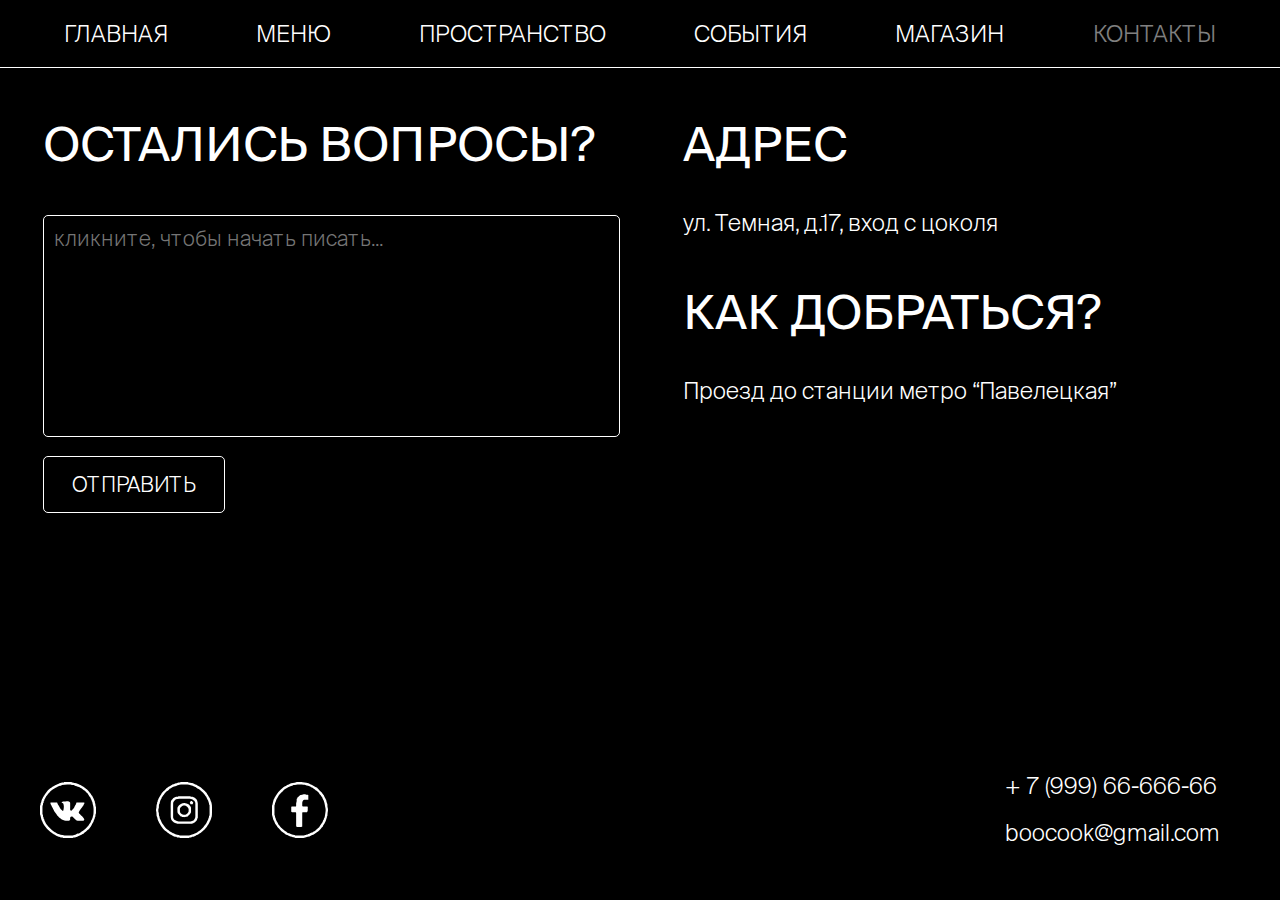
<file: contacts.html>
<!DOCTYPE html>
<html lang="en" dir="ltr">
  <head>
    <meta charset="utf-8">
    <meta name="viewport" content="width=device-width">
    <link rel="shortcut icon" href="img/favicon.ico" type="img/x-icon">

    <title></title>
    <script src="https://ajax.googleapis.com/ajax/libs/jquery/3.5.1/jquery.min.js"></script>
<link rel="stylesheet" href="style/contacts.css">
  </head>
  <style type="text/css">
  @font-face {
   font-family: light; /* Имя шрифта */
   src: url(fonts/light.ttf); /* Путь к файлу со шрифтом */
  }
  @font-face {
   font-family: regular; /* Имя шрифта */
   src: url(fonts/regular.ttf); /* Путь к файлу со шрифтом */
  }
  </style>
  <script type="text/javascript">
  $(document).ready(function() {
    $('.header_mobile').click(function(){
      $('.menu_mobile').toggleClass('grid');
      $('.header_mobile_img').toggleClass('none');
      $('.header_mobile_img2').toggleClass('block');
    });
    $('.button').click(function(){
      $('.button').addClass('white');
      $('.button').html('ОТПРАВЛЕНО');
      $('.contacts_form').val('');
    });

  });
  </script>
  <body>
    <header>
      <div class="box_1">
        <a href="index.html"><span>ГЛАВНАЯ</span></a>
        <a href="menu2.html"><span>МЕНЮ</span></a>
        <a href="levels.html"><span >ПРОСТРАНСТВО</span></a>
        <a href="events.html"><span>СОБЫТИЯ</span></a>
        <a href="shop.html"><span>МАГАЗИН</span></a>
        <a href="contacts.html"><span class="opacity">КОНТАКТЫ</span></a>
      </div>
    </header>
    <div class="headerr">
    <div class="header_mobile">
      <a href="index.html">   <div class="logo"> BOOCOOK  </div> </a>
      <img src="img/header.png" class="header_mobile_img"alt="">
      <img src="img/x2.png" class="header_mobile_img2"alt="">
    </div>
    <div class="menu_mobile">
      <a href="index.html" class="padding"><span class="menu_links">ГЛАВНАЯ</span></a>
      <a href="menu2.html" class="padding"><span class="menu_links">МЕНЮ</span></a>
      <a href="levels.html" class="padding"><span class="menu_links" >ПРОСТРАНСТВО</span></a>
      <a href="events.html" class="padding"><span class="menu_links">СОБЫТИЯ</span></a>
      <a href="shop.html" class="padding"><span class="menu_links">МАГАЗИН</span></a>
      <a href="contacts.html" class="padding"><span class="menu_links">КОНТАКТЫ</span></a>
    </div>
      </div>
      <div class="blocks">
<div class="block_left">
<p class="p_block">ОСТАЛИСЬ&nbspВОПРОСЫ?</p>
<form action="textarea1.php" method="post">
  <p><textarea rows="10" cols="45" class="contacts_form" placeholder="кликните, чтобы начать писать..."name="text"></textarea></p>
</form>
<a href="#">
<div class="button">
ОТПРАВИТЬ
</div>
</a>
</div>
<div class="block_right">
  <p class="p_block pad">АДРЕС</p>
  <p class="p_block_21 pad">ул. Темная, д.17, вход с цоколя</p>
  <p class="p_block pad">КАК ДОБРАТЬСЯ?</p>
  <p class="p_block_21 pad">Проезд до станции метро “Павелецкая” </p>
  <!-- <div class="left_2">
    <script type="text/javascript" charset="utf-8" async src="https://api-maps.yandex.ru/services/constructor/1.0/js/?um=constructor%3Ad2e6935c18d9e05be23718879a31278078d10e3bd89438213143a43d44620d01&amp;width=391&amp;height=254&amp;lang=ru_RU&amp;scroll=true"></script>
  </div> -->
</div>
</div>
      <footer>
<div class="icons_box">
  <a href="https://vk.com/hold__my_beer">
<img src="img/vk.svg" class="icons" alt=""> </a>
<a href="https://www.instagram.com/jonquiilll/?hl=ru">
<img src="img/inst.svg" class="icons" alt=""> </a>
<a href="https://www.facebook.com/profile.php?id=100054763818116">
<img src="img/fb.svg" class="icons" alt=""> </a>
</div>
<div class="contacts_text">
<p class="text_p">+ 7 (999) 66-666-66</p>
  <div class="text_p">boocook@gmail.com</div>
</div>
      </footer>
  </body>
</html>
</file>
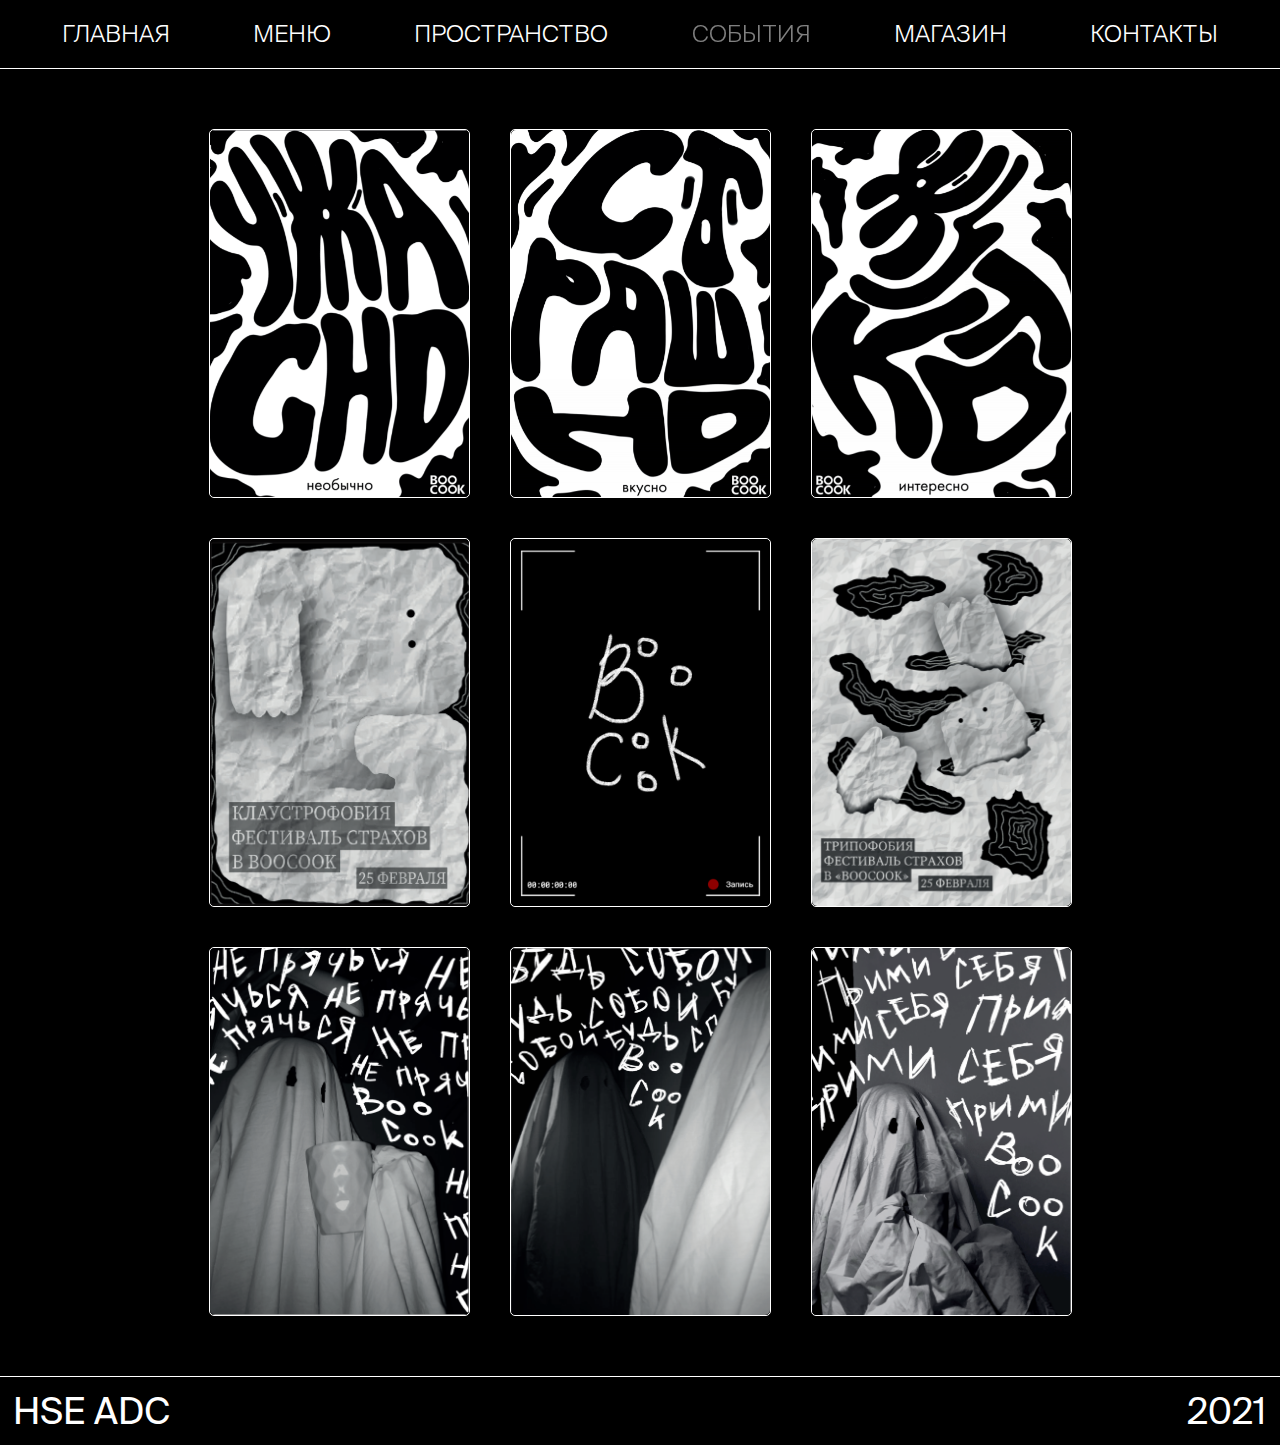
<file: events.html>
<!DOCTYPE html>
<html lang="en" dir="ltr">
  <head>
    <meta charset="utf-8">
    <meta name="viewport" content="width=device-width">
    <link rel="shortcut icon" href="img/favicon.ico" type="img/x-icon">

    <link rel="stylesheet" href="style/events.css">
    <script src="https://ajax.googleapis.com/ajax/libs/jquery/3.5.1/jquery.min.js"></script>
    <link href="https://fonts.googleapis.com/css2?family=Roboto:ital,wght@0,100;0,300;0,400;0,500;0,700;0,900;1,100;1,300;1,400;1,500;1,700;1,900&display=swap" rel="stylesheet">
    <title>События</title>
    <style media="screen">
    @font-face {
     font-family: light; /* Имя шрифта */
     src: url(fonts/light.ttf); /* Путь к файлу со шрифтом */
    }
    @font-face {
     font-family: regular; /* Имя шрифта */
     src: url(fonts/regular.ttf); /* Путь к файлу со шрифтом */
    }
    </style>
  </head>
  <body>
    <script type="text/javascript">
    $(document).ready(function() {
      $('.burger').click(function(){
            $('.menu_mini').css("display","block");
              $('.menu_mini').css("height","100%");
               $('.menu_mini').addClass('b');
            $('burger').toggleClass('x2');
            $('burger').toggleClass('x2');
      });
      $('.burger').click(function(){
        $('.burger').css("display","none");
        $('.x2').css("display","block");
      });
      $('.x2').click(function(){
        $('.x2').css("display","none");
        $('.burger').css("display","block");
      $('.menu_mini').css("display","none");
      });
      $('.box_aw1').click(function(){
      $('.box_aw1').addClass('white');
      $('.text_aw1').addClass('black');
    	$('.text_aw1').html('ВЫ ЗАПИСАНЫ!');
      });
      $('.box_aw2').click(function(){
      $('.box_aw2').addClass('white');
      $('.text_aw2').addClass('black');
    	$('.text_aw2').html('ВЫ ЗАПИСАНЫ!');
      });
      $('.box_aw3').click(function(){
      $('.box_aw3').addClass('white');
      $('.text_aw3').addClass('black');
    	$('.text_aw3').html('ВЫ ЗАПИСАНЫ!');
      });
      $('.box_aw4').click(function(){
      $('.box_aw4').addClass('white');
      $('.text_aw4').addClass('black');
    	$('.text_aw4').html('ВЫ ЗАПИСАНЫ!');
      });
      $('.box_aw5').click(function(){
      $('.box_aw5').addClass('white');
      $('.text_aw5').addClass('black');
    	$('.text_aw5').html('ВЫ ЗАПИСАНЫ!');
      });
      $('.box_aw6').click(function(){
      $('.box_aw6').addClass('white');
      $('.text_aw6').addClass('black');
    	$('.text_aw6').html('ВЫ ЗАПИСАНЫ!');
      });
      $('.box_aw7').click(function(){
      $('.box_aw7').addClass('white');
      $('.text_aw7').addClass('black');
    	$('.text_aw7').html('ВЫ ЗАПИСАНЫ!');
      });
      $('.box_aw8').click(function(){
      $('.box_aw8').addClass('white');
      $('.text_aw8').addClass('black');
    	$('.text_aw8').html('ВЫ ЗАПИСАНЫ!');
      });
      $('.box_aw9').click(function(){
      $('.box_aw9').addClass('white');
      $('.text_aw9').addClass('black');
    	$('.text_aw9').html('ВЫ ЗАПИСАНЫ!');
      });
      $('.about_box').click(function(){
      $('.about_box').addClass('white');
      $('.about_text').addClass('black');
      $('.about_text').html('ВЫ ЗАПИСАНЫ!');
      });
      $('.about_box2').click(function(){
      $('.about_box2').addClass('white');
      $('.about_text2').addClass('black');
      $('.about_text2').html('ВЫ ЗАПИСАНЫ!');
      });
      $('.about_box3').click(function(){
      $('.about_box3').addClass('white');
      $('.about_text3').addClass('black');
      $('.about_text3').html('ВЫ ЗАПИСАНЫ!');
      });
      $('.about_box4').click(function(){
      $('.about_box4').addClass('white');
      $('.about_text4').addClass('black');
      $('.about_text4').html('ВЫ ЗАПИСАНЫ!');
      });
      $('.about_box5').click(function(){
      $('.about_box5').addClass('white');
      $('.about_text5').addClass('black');
      $('.about_text5').html('ВЫ ЗАПИСАНЫ!');
      });
      $('.about_box6').click(function(){
      $('.about_box6').addClass('white');
      $('.about_text6').addClass('black');
      $('.about_text6').html('ВЫ ЗАПИСАНЫ!');
      });
      $('.about_box7').click(function(){
      $('.about_box7').addClass('white');
      $('.about_text7').addClass('black');
      $('.about_text7').html('ВЫ ЗАПИСАНЫ!');
      });
      $('.about_box8').click(function(){
      $('.about_box8').addClass('white');
      $('.about_text8').addClass('black');
      $('.about_text8').html('ВЫ ЗАПИСАНЫ!');
      });
      $('.about_box9').click(function(){
      $('.about_box9').addClass('white');
      $('.about_text9').addClass('black');
      $('.about_text9').html('ВЫ ЗАПИСАНЫ!');
      });
      $('.header_mobile').click(function(){
      // $('.burger').css("display","none");
        $('.menu_mobile').toggleClass('grid');
        $('.header_mobile_img').toggleClass('none');
        $('.header_mobile_img2').toggleClass('block');
      });
    });
    </script>

    <header class="head">
    <div class="box_1">
      <a href="index.html"><span>ГЛАВНАЯ</span></a>
      <a href="menu2.html"><span>МЕНЮ</span></a>
      <a href="levels.html"><span >ПРОСТРАНСТВО</span></a>
      <a href="events.html"><span class="opacity">СОБЫТИЯ</span></a>
      <a href="shop.html"><span>МАГАЗИН</span></a>
      <a href="contacts.html"><span>КОНТАКТЫ</span></a>
    </div>

      </header>
      <div class="headerr">


      <div class="header_mobile">
        <a href="index.html">   <div class="logo"> BOOCOOK  </div> </a>

        <img src="img/header.png" class="header_mobile_img"alt="">
        <img src="img/x2.png" class="header_mobile_img2"alt="">
      </div>
      <div class="menu_mobile">
        <a href="index.html" class="padding"><span class="menu_links">ГЛАВНАЯ</span></a>
        <a href="menu2.html" class="padding"><span class="menu_links">МЕНЮ</span></a>
        <a href="levels.html" class="padding"><span class="menu_links" >ПРОСТРАНСТВО</span></a>
        <a href="events.html" class="padding"><span class="menu_links">СОБЫТИЯ</span></a>
        <a href="shop.html" class="padding"><span class="menu_links">МАГАЗИН</span></a>
        <a href="contacts.html" class="padding"><span class="menu_links">КОНТАКТЫ</span></a>
      </div>
        </div>
      <div class="container_events">
        <div class="eveeent">
        <img src="img/poster2.png" />
        <p class="text_event">
          Мастер-класс по&nbspиндентификации внутренних страхов. С&nbspучастием психологов и&nbspпсихотерапевтов с&nbspбольшим стажем.
        </p>
        <p class="date">08.12 в 21:00</p>
        <div class="about_box">
      <p class="about_text">ЗАПИСАТЬСЯ</p>
        </div>

        </div>
        <div class="text_event2">
        Мастер-класс по&nbspиндентификации внутренних страхов, на котором выступают знаменитые спикеры.
          <p class="date_event">24.06</p>

        </div>
        <div class="box_aw1">
       <div class="text_aw1">
       ЗАПИСАТЬСЯ
       </div>
        </div>

        <div class="eveeent">
        <img src="img/poster1.png" />
        <p class="text_event">
        В этот день будет проводится фестиваль по&nbspборьбе со&nbspстрахом клаустрофобии.
        </p>
        <p class="date">12.06 в 21:00</p>
        <div class="about_box2">
      <p class="about_text2">ЗАПИСАТЬСЯ</p>
        </div>

        </div>
        <div class="text_event2">
          В этот день будет проводится фестиваль по&nbspборьбе со&nbspстрахом клаустрофобии.

        <p class="date_event">12.06.2021</p>
        </div>
        <div class="box_aw2">
       <div class="text_aw2">
       ЗАПИСАТЬСЯ
       </div>
        </div>
        <div class="eveeent">
        <img src="img/poster3.png" />
        <p class="text_event">
          Интерактивная выставка арт-&nbspпространства, посвященная этимологии страха и его истории.

        </p>
        <p class="date">24.06. в 19:00</p>
        <div class="about_box3">
      <p class="about_text3">ЗАПИСАТЬСЯ</p>
        </div>
        </div>
        <div class="text_event2">
          Интерактивная выставка арт-&nbspпространства, посвященная этимологии страха и его истории.

          <p class="date_event">12.06.2021</p>
        </div>
        <div class="box_aw3">
       <div class="text_aw3">
       ЗАПИСАТЬСЯ
       </div>
        </div>
        <div class="eveeent">
        <img src="img/poster4.png" />
        <p class="text_event">
        Концерт призрачной панк группы "BooBand". Планируется эксклюзивная серия мерча.
        </p>
        <p class="date">08.12.21 в 21:00</p>
        <div class="about_box4">
      <p class="about_text4">ЗАПИСАТЬСЯ</p>
        </div>
        </div>
        <div class="text_event2">
          Концерт призрачной панк группы "BooBand". Планируется эксклюзивная серия мерча.
          <p class="date_event">12.06.2021</p>
        </div>
        <div class="box_aw4">
       <div class="text_aw4">
       ЗАПИСАТЬСЯ
       </div>
        </div>
        <div class="eveeent">
        <img src="img/poster6.png" />
        <p class="text_event">
        Веб-плакат кофейни, позволяющий посетителю познакомиться с окружением и изучить его.
        </p>
        <a href="https://jonquiiillll.github.io/Boo_Cook/">  <div class="about_box5">
      <p class="about_text5">ПОДРОБНЕЕ</p>
        </div></a>
        </div>
        <div class="text_event2">
        Веб-плакат кофейни, позволяющий посетителю познакомиться с окружением и изучить его.
        <p class="date_event">12.06.2021</p>

        </div>
        <div class="box_aw5">
          <a href="https://jonquiiillll.github.io/Boo_Cook/">
       <div class="text_aw5">
       ПОДРОБНЕЕ
       </div></a>
        </div>
        <div class="eveeent">
        <img src="img/poster5.png" />
        <p class="text_event">
        Дегустация новых блюд в&nbspкофейне. Индивидуальный подбор страха на любой вкус.
        </p>
        <p class="date">08.12.21 в 21:00</p>
        <div class="about_box6">
      <p class="about_text6">ЗАПИСАТЬСЯ</p>
        </div>
        </div>
        <div class="text_event2">
          Дегустация новых блюд в&nbspкофейне. Индивидуальный подбор страха на любой вкус.
          <p class="date_event">12.06.2021</p>

        </div>
        <div class="box_aw6">
       <div class="text_aw6">
       ЗАПИСАТЬСЯ
       </div>
        </div>
        <div class="eveeent">
        <img src="img/poster7.png" />
        <p class="text_event">
       Лекция, посвященная борьбе со страхом толпы и&nbspвыступлений. Планируются практические задания для&nbspзакрепления теории.
        </p>
        <p class="date">08.12.21 в 21:00</p>
        <div class="about_box7">
      <p class="about_text7">ЗАПИСАТЬСЯ</p>
        </div>
        </div>
        <div class="text_event2">
          Лекция, посвященная борьбе со страхом толпы и&nbspвыступлений. Планируются практические задания для&nbspзакрепления теории.
          <p class="date_event">12.06.2021</p>
        </div>
        <div class="box_aw7">
       <div class="text_aw7">
       ЗАПИСАТЬСЯ
       </div>
        </div>
        <div class="eveeent">
        <img src="img/poster8.png" />
        <p class="text_event">
          Будет проведена арт-&nbspпрактика, основаная на&nbspметоде интуитивного рисования для&nbspиндентификации внутренних страхов.

        </p>
        <p class="date">08.12.21 в 21:00</p>
        <div class="about_box8">
      <p class="about_text8">ЗАПИСАТЬСЯ</p>
        </div>
        </div>
        <div class="text_event2">
        Будет проведена арт-&nbspпрактика, основаная на&nbspметоде интуитивного рисования для&nbspиндентификации внутренних страхов.
        <p class="date_event">12.06.2021</p>
        </div>
        <div class="box_aw8">
       <div class="text_aw8">
       ЗАПИСАТЬСЯ
       </div>
        </div>
        <div class="eveeent last">
        <img src="img/poster9.png" />
        <p class="text_event">
        В этот день будет проводится фестиваль по борьбе со страхом клаустрофобии.
        </p>
        <p class="date">08.12.21 в 21:00</p>
        <div class="about_box9">
      <p class="about_text9">ЗАПИСАТЬСЯ</p>
        </div>
        </div>
        <div class="text_event2">
          В этот день будет проводится фестиваль по борьбе со страхом клаустрофобии.
          <p class="date_event">12.06.2021</p>
        </div>
        <div class="box_aw9">
       <div class="text_aw9">
       ЗАПИСАТЬСЯ
       </div>
        </div>
  </div>
  <footer>
  <div class="footer_detail1">
   HSE ADC
  </div>
  <div class="footer_detail1">
   2021
  </div>
     </footer>
  </body>
</html>
</file>
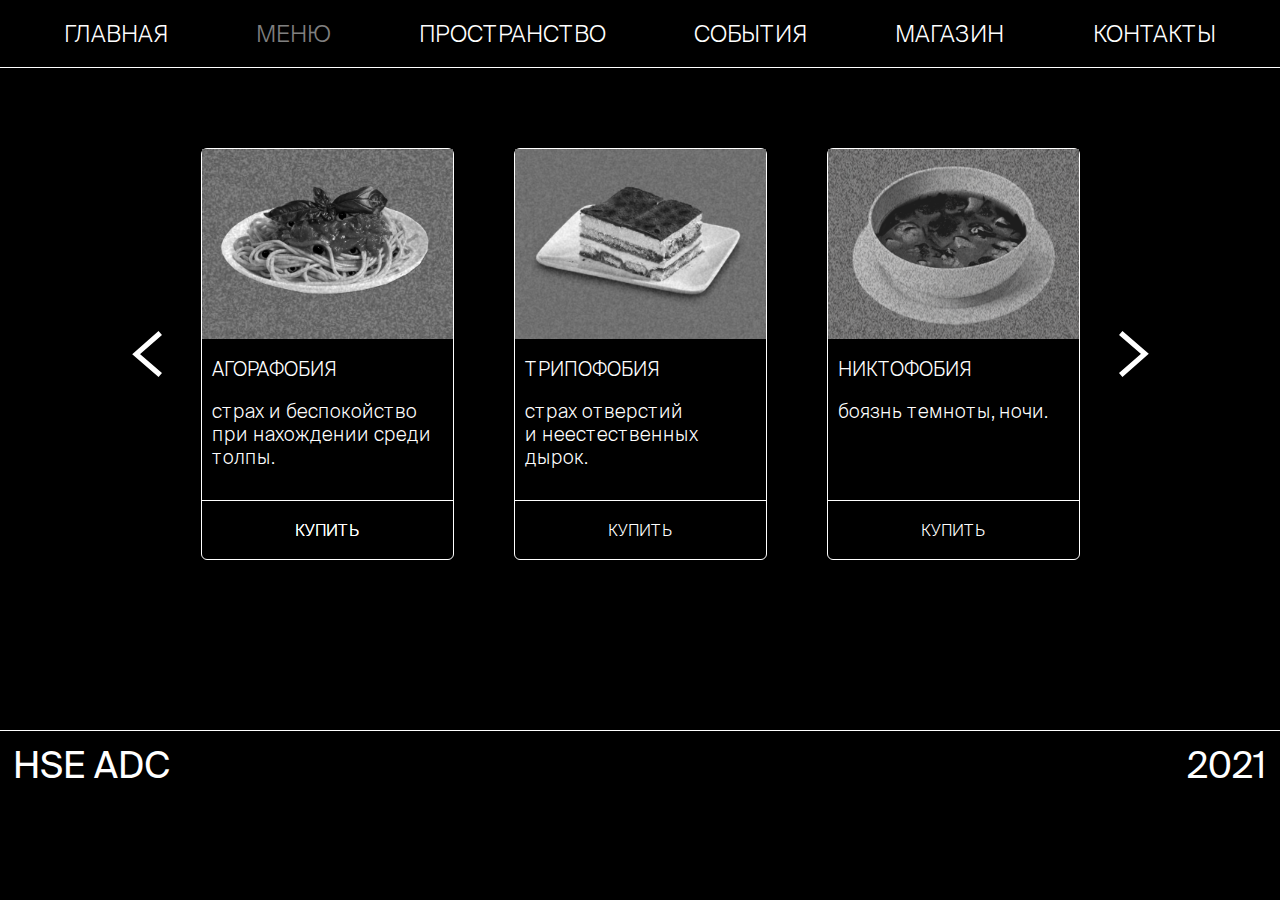
<file: menu2.html>
<!DOCTYPE html>
<html lang="en" dir="ltr">
  <head>
    <meta charset="utf-8">
    <meta name="viewport" content="width=device-width">
    <title></title>
    <script src="https://ajax.googleapis.com/ajax/libs/jquery/3.5.1/jquery.min.js"></script>
<link rel="stylesheet" href="style/menu.css">
<style type="text/css">
@font-face {
 font-family: light; /* Имя шрифта */
 src: url(fonts/light.ttf); /* Путь к файлу со шрифтом */
}
@font-face {
 font-family: regular; /* Имя шрифта */
 src: url(fonts/regular.ttf); /* Путь к файлу со шрифтом */
}
</style>
<script type="text/javascript">
$(document).ready(function() {
  $('.right, .left').click(function(){
    $('.img_menu').toggleClass('none');
      $('.img_menu2').toggleClass('block');
      $('.text_menu').toggleClass('none');
        $('.text_menu2').toggleClass('block');
          $('.p_menu2').toggleClass('block');
          $('.buy_menu4').toggleClass('block');
          $('.buy_menu').toggleClass('none');
  });
  $('.buy_menu').click(function(){
    $('.buy-menu').addClass('er');
    $('.buy_menu').addClass('er');
    $('.buy_menu4').html('КУПЛЕНО');
  });
  $('.buy_menu2').click(function(){
    $('.buy-menu2').addClass('er');
    $('.buy_menu2').addClass('er');
      $('.buy_menu2').html('КУПЛЕНО');
  });
  $('.buy_menu3').click(function(){
    $('.buy-menu3').addClass('er');
    $('.buy_menu3').addClass('er');
      $('.buy_menu3').html('КУПЛЕНО');
  });
  $('.buy_menu4').click(function(){
    $('.buy-menu4').addClass('er');
    $('.buy_menu4').addClass('er');
      $('.buy_menu4').html('КУПЛЕНО');
  });
  $('.header_mobile').click(function(){
    $('.menu_mobile').toggleClass('grid');
    $('.header_mobile_img').toggleClass('none');
    $('.header_mobile_img2').toggleClass('block');
  });
});
</script>
  </head>
  <body>
    <header>
      <div class="box_1">
        <a href="index.html"><span>ГЛАВНАЯ</span></a>
        <a href="menu2.html"><span class="opacity">МЕНЮ</span></a>
        <a href="levels.html"><span >ПРОСТРАНСТВО</span></a>
        <a href="events.html"><span>СОБЫТИЯ</span></a>
        <a href="shop.html"><span>МАГАЗИН</span></a>
        <a href="contacts.html"><span>КОНТАКТЫ</span></a>
      </div>
    </header>
    <div class="headerr">
    <div class="header_mobile">
      <img src="img/header.png" class="header_mobile_img"alt="">
      <img src="img/x2.png" class="header_mobile_img2"alt="">
    </div>
    <div class="menu_mobile">
      <a href="index.html" class="padding"><span class="menu_links">ГЛАВНАЯ</span></a>
      <a href="menu2.html" class="padding"><span class="menu_links">МЕНЮ</span></a>
      <a href="levels.html" class="padding"><span class="menu_links" >ПРОСТРАНСТВО</span></a>
      <a href="events.html" class="padding"><span class="menu_links">СОБЫТИЯ</span></a>
      <a href="shop.html" class="padding"><span class="menu_links">МАГАЗИН</span></a>
      <a href="contacts.html" class="padding"><span class="menu_links">КОНТАКТЫ</span></a>
    </div>
      </div>
    <div class="slider">
      <img src="img/arrowright.svg" class="left"alt="">
  <div class="item_menu">
    <div class="img_menu">  <img src="img/b1.png" class="img_menu" alt="">  </div>
    <div class="img_menu2">  <img src="img/b4.png" class="img_menu2" alt="">  </div>
<div class="text_menu">
  <p class="p_menu"> АГОРАФОБИЯ</p>
<p class="p_menu"> страх и беспокойство при нахождении среди толпы.</p>
</div>
<div class="text_menu2">
  <p class="p_menu2"> АУТОФОБИЯ</p>
<p class="p_menu2">патологическая боязнь одиночества.
</p>
</div>    <div class="buy_menu">  КУПИТЬ  </div>
<div class="buy_menu4">  КУПИТЬ  </div>
  </div>
  <div class="item_menu">
    <div class="img_menu">  <img src="img/b2.png" class="img_menu" alt="">  </div>
    <div class="img_menu2">  <img src="img/b5.png" class="img_menu2" alt="">  </div>
<div class="text_menu">
  <p class="p_menu"> ТРИПОФОБИЯ</p>
<p class="p_menu"> страх отверстий и&nbspнеестественных дырок.</p>
</div>
<div class="text_menu2">
  <p class="p_menu2"> ХАРПАКСОФОБИЯ</p>
<p class="p_menu2"> боязнь разбойников, страх быть убитым.</p>
</div>    <div class="buy_menu2">  КУПИТЬ  </div>
  </div>
  <div class="item_menu second">
    <div class="img_menu">  <img src="img/b6.png" class="img_menu" alt="">  </div>
    <div class="img_menu2">  <img src="img/b3.png" class="img_menu2" alt="">  </div>
<div class="text_menu">
  <p class="p_menu"> НИКТОФОБИЯ</p>
<p class="p_menu"> боязнь темноты, ночи.</p>
</div>
<div class="text_menu2">
  <p class="p_menu2"> ГИДРОФОБИЯ</p>
<p class="p_menu2">боязнь утонуть, страх перед купанием, вхождением в воду, плаванием.</p>
</div>    <div class="buy_menu3">  КУПИТЬ  </div>
  </div>
  <img src="img/arrowright.svg" class="right" alt="">
    </div>
    <div class="phone_menu">
  <div class="item_phone">
<div class="img">
<img src="img/b1.png" class="img_phone" alt="">
<div class="text_phone">
  <p class="p_phone">АГОРАФОБИЯ</p>
  <p class="p_phone">страх наблюдения и преследования.</p>
</div>

<div class="button_menu"> КУПИТЬ </div>
</div>
  </div>
  <div class="item_phone">
<div class="img">
<img src="img/b2.png" class="img_phone" alt="">
<div class="text_phone">
  <p class="p_phone">АГОРАФОБИЯ</p>
  <p class="p_phone">страх наблюдения и преследования.</p>
</div><div class="button_menu"> КУПИТЬ </div>
</div>
  </div>
  <div class="item_phone">
<div class="img">
<img src="img/b3.png" class="img_phone" alt="">
<div class="text_phone">
  <p class="p_phone">АГОРАФОБИЯ</p>
  <p class="p_phone">страх наблюдения и преследования.</p>
</div><div class="button_menu"> КУПИТЬ </div>
</div>
  </div>
  <div class="item_phone">
<div class="img">
<img src="img/b4.png" class="img_phone" alt="">
<div class="text_phone">
  <p class="p_phone">АГОРАФОБИЯ</p>
  <p class="p_phone">страх наблюдения и преследования.</p>
</div><div class="button_menu"> КУПИТЬ </div>
</div>
  </div>
  <div class="item_phone">
<div class="img">
<img src="img/b5.png" class="img_phone" alt="">
<div class="text_phone">
  <p class="p_phone">АГОРАФОБИЯ</p>
  <p class="p_phone">страх наблюдения и преследования.</p>
</div><div class="button_menu"> КУПИТЬ </div>
</div>
  </div>
    </div>
    <footer>
    <div class="footer_detail1">
     HSE ADC
    </div>
    <div class="footer_detail1">
     2021
    </div>
       </footer>
  </body>
</html>
</file>
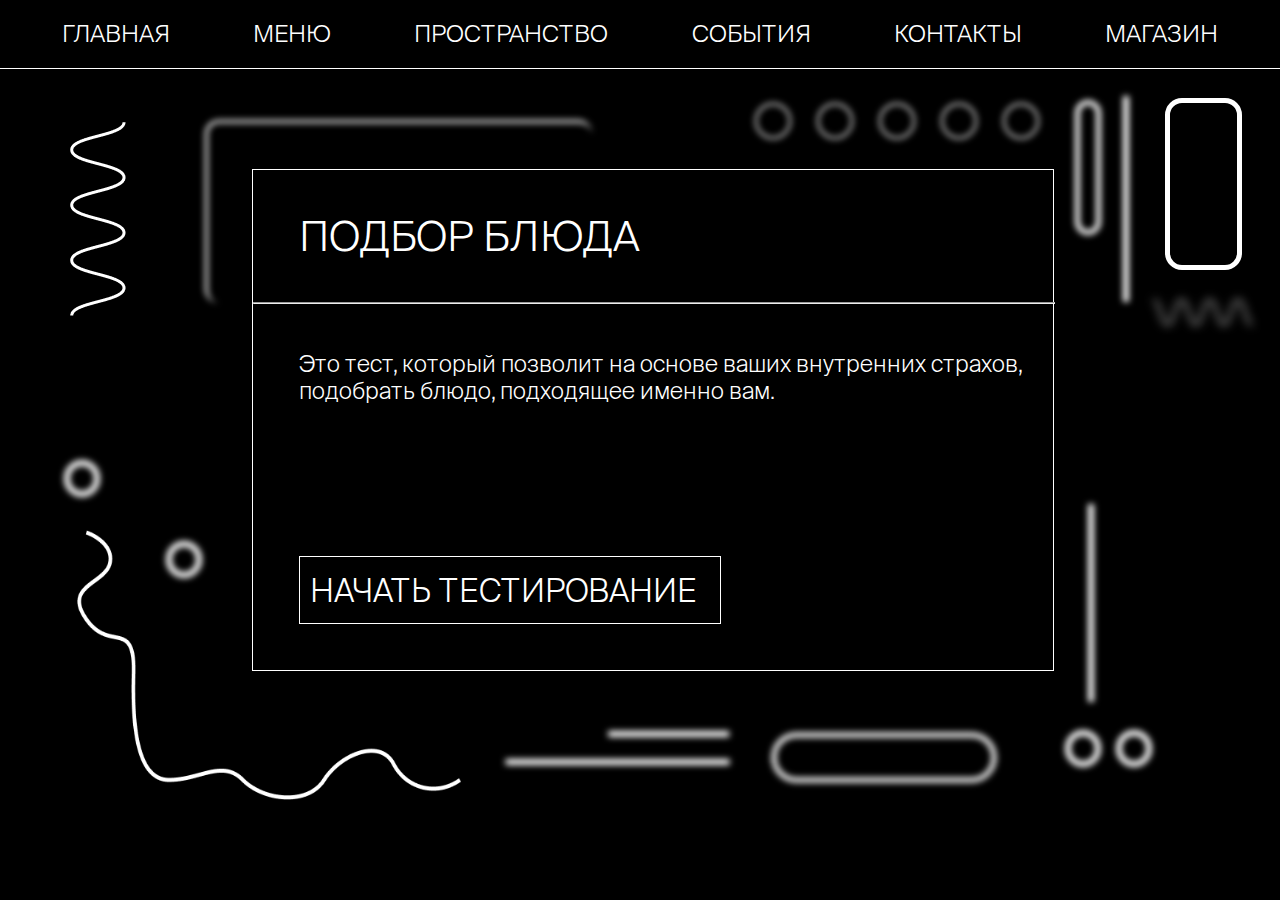
<file: test.html>
<!DOCTYPE html>
<html lang="en" dir="ltr">
  <head>
    <meta charset="utf-8">
    <title>Подбор блюда</title>
    <meta http-equiv="Content-Type" content="text/html;charset=windows-1251" />
    <meta name="viewport" content="width=device-width">

    <link rel="shortcut icon" href="img/favicon.ico" type="img/x-icon">

    <link rel="stylesheet" href="style/test.css">
    <script src="https://ajax.googleapis.com/ajax/libs/jquery/3.5.1/jquery.min.js"></script>
    <script src="js/test.js"></script>
    <script type="text/javascript">
    $(document).ready(function() {
      $('.header_mobile').click(function(){
      // $('.burger').css("display","none");
        $('.menu_mobile').toggleClass('grid');
        $('.header_mobile_img').toggleClass('none');
        $('.header_mobile_img2').toggleClass('block');
      });
    });
    </script>
    <style type="text/css">
    @font-face {
     font-family: light; /* Имя шрифта */
     src: url(fonts/light.ttf); /* Путь к файлу со шрифтом */
    }
    @font-face {
     font-family: regular; /* Имя шрифта */
     src: url(fonts/regular.ttf); /* Путь к файлу со шрифтом */
    }
    </style>
  </head>
  <style type="text/css">
  @font-face {
   font-family: light; /* Имя шрифта */
   src: url(fonts/light.ttf); /* Путь к файлу со шрифтом */
  }
  @font-face {
   font-family: regular; /* Имя шрифта */
   src: url(fonts/regular.ttf); /* Путь к файлу со шрифтом */
  }
  </style>
  <body>
    <header>
    <div class="box_1">
      <a href="index.html"><span>ГЛАВНАЯ</span></a>
      <a href="menu2.html"><span>МЕНЮ</span></a>
      <a href="levels.html"><span class="line_under_word">ПРОСТРАНСТВО</span></a>
      <a href="events.html"><span>СОБЫТИЯ</span></a>
      <a href="contacts.html"><span>КОНТАКТЫ</span></a>
      <a href="shop.html"><span>МАГАЗИН</span></a>
    </div>
      </header>
      <div class="headerr">


      <div class="header_mobile">
        <img src="img/header.png" class="header_mobile_img"alt="">
        <img src="img/x2.png" class="header_mobile_img2"alt="">
      </div>
      <div class="menu_mobile">
        <a href="index.html" class="padding"><span class="menu_links">ГЛАВНАЯ</span></a>
        <a href="menu2.html" class="padding"><span class="menu_links">МЕНЮ</span></a>
        <a href="levels.html" class="padding"><span class="menu_links" >ПРОСТРАНСТВО</span></a>
        <a href="events.html" class="padding"><span class="menu_links">СОБЫТИЯ</span></a>
        <a href="shop.html" class="padding"><span class="menu_links">МАГАЗИН</span></a>
        <a href="contacts.html" class="padding"><span class="menu_links">КОНТАКТЫ</span></a>
      </div>
        </div>

    <body onload="hideNoDHTML();">
        <div id="nodhtml"></div>
        <div class="body">
        <div class="right">
         <div class="box_prev bot">
         <img src="img/arrow_left.png" alt="">
         </div>
         <div class="box_prev2 bot">
         <img src="img/arrow_left.png" alt="">
         </div>
         <div class="box_prev3 bot">
         <img src="img/arrow_left.png" alt="">
         </div>
          </div>
<div class="container">
        <div id="questions">
<div class="test">
  <p class="begintext">ПОДБОР БЛЮДА</p>
  <hr>
  <p class="text2">Это тест, который позволит
на основе ваших внутренних страхов, подобрать блюдо, подходящее именно вам.</p>
   <p class="begin_test">НАЧАТЬ ТЕСТИРОВАНИЕ</p>
</div>
            <form action="">
              <div class="q1">
                <h2 >1 ВОПРОС</h2>
                <hr>
                <div class="part">
                <p class="answertext">Ты остался на даче совсем один. На улице темно. <br> Что тебя беспокоит больше всего?</p>
                <p><input type="radio" class="ans" name="question1" id="choice11" /> <label for="choice11">Что то скребется... Приведение?</label></p>
                <p><input type="radio" class="ans" name="question1" id="choice12" /> <label for="choice12">Надеюсь меня не сьест паук</label></p>
                <p><input type="radio" class="ans" name="question1" id="choice13" /> <label for="choice13">А вдруг случится пожар? Гроза?</label></p>
                </div>
                </div>
<div class="q2">
                <h2>2 ВОПРОС </h2>
                <hr>
                <div class="part">
                  <p class="answertext">В каких ситуациях ты чувствуешь себя неуютно?</p>
                <p><input type="radio" class="ans"name="question2" id="choice21" /> <label for="choice21">Когда понимаю, что от меня ничего не зависит</label></p>
                <p><input type="radio" class="ans"name="question2" id="choice22" /> <label for="choice22">Когда на меня будто что-то давит</label></p>
                <p><input type="radio" class="ans"name="question2" id="choice23" /> <label for="choice23">Когда я нахожусь рядом с неприятными личностями</label></p>
</div> </div>
<div class="q3">
                <h2 >3 ВОПРОС</h2>
                <hr>
                <div class="part">
                  <p class="answertext">Как ты обычно спишь?</p>
                <p><input type="radio" class="ans"name="question2" id="choice31" /> <label for="choice21">Главное, чтобы где-то был свет</label></p>
                <p><input type="radio" class="ans"name="question2" id="choice32" /> <label for="choice22">Заворачиваюсь полностью в одеяло </label></p>
                <p><input type="radio" class="ans"name="question2" id="choice33" /> <label for="choice23">Сплю хорошо</label></p>
</div> </div>
              <input type="button" class="buttons"value="Показать результат" onclick="showResults();" />
            </form>
        </div>
        <div class="left_2"
        >
        <div class="box bot">
     <img src="img/arrow_right.png" alt="">
        </div>
        <div class="box2 bot">
     <img src="img/arrow_right.png" alt="">
        </div>
        </div>
        <div class="results" id='results'></div>
        <div class="boxe">
          <a href="menu2.html">  <div class="again"> ПОДРОБНЕЕ </div> </a>
      <a href="test.html">  <div class="again"> ПРОЙТИ СНОВА </div> </a>
      </div>
      <div class="boxpr">
      </div>
          </div>
        <div class="left"
        >
        <div class="box bot">
     <img src="img/arrow_right.png" alt="">
        </div>
        <div class="box2 bot">
     <img src="img/arrow_right.png" alt="">
        </div>
        </div>
</div>
<div class="all">
<div class="line_1"></div>
<div class="line_2"></div>
<div class="line_3"></div>
<div class="line_4"></div>
<div class="line_5"></div>
<div class="line_6"></div>
<div class="line_7"></div>
<div class="contents">
<div class="circle"></div>
<div class="circle"></div>
<div class="circle"></div>
<div class="circle"></div>
<div class="circle"></div>
</div>
<div class="rec1"></div>
<div class="rec2"></div>
<div class="rec3"></div>
<div class="circle2"></div>
<div class="circle4"></div>
<div class="circle5"></div>
<div class="circle3"></div>
<img src="img/unusual.png" class="line44"alt="" style="
    top: 530px;
    position: absolute;
    width: 30%;
    height: 30%;
    z-index: -10;
    left: 6%;">
<img src="img/line2.png" class="line7" alt="">
<img src="img/line2.png" class="line8" alt="">
</div>
<!-- <footer> -->
<!-- <div class="footer_detail1">
 HSE ADC
</div>
<div class="footer_detail1">
 2021
</div> -->
<!-- <p class="begin_test">НАЧАТЬ ТЕСТИРОВАНИЕ</p> -->

   <!-- </footer> -->

     <!-- <p class="begin_test_phone">НАЧАТЬ ТЕСТИРОВАНИЕ</p> -->

  </body>
</html>
</file>
<file: style/contacts.css>
html {
  margin: 0;
  padding: 0;
}
body {
  margin: 0;
  padding: 0;
  background: black;
}
.phone_menu {
  display: none;
}
.box_1 {
background: black;
height: auto;
padding: 20px;
display: flex;
justify-content: space-around;
align-items: center;
border-bottom: 1px solid white;
}
a {
  text-decoration: none;
  color: white;
  font-size: 23px;
  font-family: "light";
}
body {
  font-family: 'light';
}
.headerr {
  display: none;
}
@media (max-width: 800px) {
  .headerr {
    display: block !important;
  }
    header {
      display: none !important;
    }
    .logo {
      width: 40px;
      height: 50px;
     color: white;
     font-size: 32px;
     margin-top: 19px;
     margin-left: 39px;
     font-family: "regular";
    }
    .box_1 {
        display: none !important;
    }
    .header_mobile {
      display: flex;
justify-content: space-between;
width: 100%;
    }
    .menu_mobile {
      display: none;
      position: absolute;
      z-index: 2;
      background: black;
      width: 100%;
    }
    .menu_links {
      padding: 15px;
      font-size: 30px;
    }
    .padding {
      padding: 37px;
      border-bottom: 1px solid white;
    }
    .grid {
      display: grid;
    }
    .none {
      display: none;
    }
    .contacts_text {
      display: block;
    }
    .text_p {
      color: white;
      font-size: 23px;
    }
    .block {
      display: block !important;
    }
    .header_mobile_img {
      width: 60px;
      border-radius: 0;
      height: 40px;
      padding: 15px;

    }
    .header_mobile_img2 {
      width: 60px;
      border-radius: 0;
      height: 40px;
      padding: 15px;
      display: none;
      object-fit: contain;
    }
}
span {
  transition: opacity .2s;
}
span:hover {
  opacity: 0.6;
  transition: opacity .2s;
}
.opacity {
  opacity: .5;
}
.blocks {
  display: flex;
  float: left;
  width: 100%;
}
.block_left {
  width: 50%;
  height: 76vh;
}
.block_right {
  width: 50%;
  height: 76vh;
}
.p_block {
  font-size: 48px;
  color: white;
  font-family: 'regular';
  padding-left: 43px;
}
.p_block_21 {
  font-size: 23px;
  color: white;
  margin-top: -10px;
  padding-left: 43px;
}
.contacts_form {
  width: 555px;
  height: 200px;
  resize: none;
  background: black;
  border: 1px solid white;
  border-radius: 5px;
  color: white;
  font-size: 21px;
  font-family: 'light';
  padding: 10px;
  margin-left: 43px;
  margin-top: -4px;
}
.left_2 {
  margin-left: 40px;
  position: relative;
  bottom: 0;
  margin-top: 100px;
  right: 0;
}
.button {
  border: 1px solid white;
  font-size: 21px;
  color: white;
  padding: 15px;
  width: 150px;
  text-align: center;
  margin-left: 43px;
  border-radius: 5px;
}
.white {
  color: black;
  background: white;
}
footer {
  display: flex;
  justify-content: space-between;
  width: 100%;
  position: relative;
  bottom: 0;
  right: 0;
}
.icons_box {
  display: flex;
  margin-left: 10px;
  justify-content: space-between;
}
.icons {
  width: 56px;
  margin: 30px;
  height: 56px;
}
.text_p {
  color: white;
  font-size: 23px;
  margin: 20px;
}
.contacts_text {
  margin-right: 40px;
}
@media (max-width: 1200px) {
  .contacts_form {
      width: 400px;
    }
    .p_block {
        font-size: 37px;
      }
}
@media (max-width: 860px) {
  .blocks {
    display: block;
  }
  .block_left {
    height: auto;
  }
  .block_right {
    height: auto;
  }
}
@media (max-width: 650px) {
footer {
  display: grid;
}
.contacts_form {
  width: 77% !important;
}
.block_left {
  width: auto;
}
.block_right {
  width: auto;
  text-align: center;
}
.p_block {
    font-size: 27px;
}
.button {
    margin: 0 auto !important;
  }
  .pad {
    padding: 0;
  }
  .icons_box {
    margin: 0 auto!important;
   width: 100% !important;
   align-items: center;
  }
  footer {
    display: flow-root;
}
.contacts_text {
  text-align: center;
padding: 0;
margin: 0 auto;
}

}
</file>
<file: style/events.css>
.spoiler_body {
  display:none;
  background-color: black;
  font-family: "light";
}
.opacity {
  opacity: .5;
}
.container_events {
  margin-bottom: 40px !important;
}
span {
  transition: opacity .2s;
}
span:hover {
  opacity: 0.6;
  transition: opacity .2s;
}
footer {
  color: white;
  font-size: 36px;
  font-family: "regular";
  display: flex;
  justify-content: space-between;
  border-top: 1px solid white;
  padding:  13px;
}
.spoiler_links {
  cursor:pointer;
  background-color: red;
  font-family: "light";
   }
   @media(max-width: 767px){
    .menu-burger__header {
        position: relative; /* задаем относительное позиционирование */
        width: 40px; /* определяем размеры блока */
        height: 35px;
        display: block;
        margin-left: 10px;
    }
    .menu-burger__header .span, .menu-burger__header:after, .menu-burger__header:before{
        height: 3px;
        width: 100%;
        position: absolute;
        background: white;
        margin: 0 auto;
    }
    .menu-burger__header .span{
        top: 21px;
    }
    .menu-burger__header:after, .menu-burger__header:before{
        content: '';
    }
    .menu-burger__header:after{
        bottom: 5px;
    }
    .menu-burger__header:before{
        top: 5px;
    }
    header {
    height: 60px;
}
.content-wrapper {
    margin-top: 48px;
}
}

   .box {
     height: 155px;
     display: flex;
     align-items: center;
     background-color: black;
     justify-content: space-between;
     padding-left: 40px;
     font-family: "light";
     border-top: 1px solid white;
   }
   .box:first-child {
     border-top: 0;
   }
 .box_black {
   margin-right: 20px;
   height: auto;
   width: auto;
   padding: 15px;
       font-size: 24px;
   font-family: "light";
   /* background-color: black; */
   border: 1px solid white;
 }
 .order_window {
   margin-right: 20px;
   height: auto;
   width: auto;
   font-family: "light";
       font-size: 24px;
   padding: 15px;
   background-color: black;
   border: 1px solid white;
 }
 .box_black_2 {
   margin-right: 20px;
   height: auto;
   width: auto;
       font-size: 24px;
   padding: 15px;
   font-family: "light";
   /* background-color: black; */
   border: 1px solid white;
 }
 .order_window_2 {
   margin-right: 20px;
   height: auto;
   width: auto;
       font-size: 24px;
   padding: 15px;
   font-family: "light";
   background-color: black;
   border: 1px solid white;
 }
 .menu {
   display: flex;
   justify-content: space-around;
 }
 .header_menu_many {
display: block;
 }
 .burger {
   display: none;
     animation-duration: 2s;
 }
 .menu_mini {
   display: none;
     animation-duration: 2s;
 }
 .open-menu {
   display: inline-block;
 }
 .x2 {
   display: none;
   object-fit: cover;
   margin-right: -6px;
 }
 .burger_text {
   color: white;
   text-decoration: none;
   font-size: 41px;
   font-family: Suisse Intl;
 }
 a {
   color: white;
   text-decoration: none;
 }
 .menu-mini {
   height: 0;
 }
 .b {

 animation-name: anim;
 }
 hr {
   color: white;
 }
 ul {
   margin: 0;
   padding: 0;
 }
 li {
   margin-top: 32px;
   margin-bottom: 32px;
   margin-left: 23px;
 }
 .date_event {
   padding-top: 25px;
   padding-bottom: 7px;
   text-decoration: underline;
 }
@media (max-width: 800px) {
  .headerr {
    display: block !important;
  }
    header {
      display: none !important;
    }
    .box_1 {
        display: none !important;
    }
    .logo {
      width: 40px;
      height: 50px;
     color: white;
     font-size: 32px;
     margin-top: 19px;
     margin-left: 39px;
     font-family: "regular";
    }
    .header_mobile {
      display: flex;
justify-content: space-between;
width: 100%;
    }

    .menu_mobile {
      display: none;
      position: absolute;
z-index: 2;
background: black;
width: 100%;
    }
    .menu_links {
      padding: 15px;
      font-size: 30px;
    }
    .padding {
      padding: 37px;
      border-bottom: 1px solid white;
    }
    .grid {
      display: grid;
    }
    .none {
      display: none;
    }
    .block {
      display: block !important;
    }
    /* .padding:first-child {
      padding-top: 84px;
    } */
    .header_mobile_img {
      width: 60px;
      border-radius: 0;
      height: 40px;
      padding: 15px;

    }
    .header_mobile_img2 {
      width: 60px;
      border-radius: 0;
      height: 40px;
      padding: 15px;
      display: none;
      object-fit: contain;

    }
}
 @media(max-width: 912px){
     .header_menu_many {
       display: none;
     }
     .burger {
       width: 30px;
       height: 40px;
       align-items: center;
       display: inline-block;
     }
     .line {
       width: 30px;
       height: 2px;
       background: white;
       margin: 7px;
     }

     .header_menu_mini {
       display: flex;
justify-content: flex-end;
padding: 15px;
padding-right: 27px;
     }
 }
 .content_toggle_2 {
   padding-top: 15px;
   padding-bottom: 15px;
   font-size: 64px;
   font-family: "light";
   color: white;
   text-decoration: none;
 }
 .box_black_3 {
   margin-right: 20px;
   height: auto;
       font-size: 24px;
   width: auto;
   padding: 15px;
   font-family: "light";
   /* background-color: black; */
   border: 1px solid white;
 }
 .order_window_3 {
   margin-right: 20px;
   height: auto;
   width: auto;
   padding: 15px;
       font-size: 24px;
   font-family: "light";
   background-color: black;
   border: 1px solid white;
 }
 .content_toggle_3 {
   padding-top: 15px;
   padding-bottom: 15px;
   font-size: 64px;
   color: white;
   font-family: "light";
   text-decoration: none;
 }
 .box_black_4 {
   margin-right: 20px;
   height: auto;
   width: auto;
       font-size: 24px;
   padding: 15px;
   font-family: "light";
   /* background-color: black; */
   border: 1px solid white;
 }
 .book_full {
   display: flex;
   justify-content: center;
 margin: 35px;
 }
 .text_full {

 }
 .order_window_4 {
   margin-right: 20px;
   height: auto;
   width: auto;
       font-size: 24px;
   padding: 15px;
   background-color: black;
   border: 1px solid white;
   font-family: "light";
 }
 .content_inside {
   color: white;
   font-family: "light";
 }
 .content_toggle_4 {
   padding-top: 15px;
   padding-bottom: 15px;
   font-size: 64px;
   color: white;
   font-family: "light";
   text-decoration: none;
 }
 @font-face {
  font-family: book; /* Имя шрифта */
  src: url(fonts/book.ttf); /* Путь к файлу со шрифтом */
 }
 .box_black_5 {
   margin-right: 20px;
   height: auto;
   width: auto;
       font-size: 24px;
   padding: 15px;
   font-family: "light";
   /* background-color: black; */
   border: 1px solid white;
 }
 .order_window_5 {
   margin-right: 20px;
   height: auto;
   width: auto;
       font-size: 24px;
   padding: 15px;
   background-color: black;
   border: 1px solid white;
 }

 .content_toggle_5 {
   padding-top: 15px;
   padding-bottom: 15px;
   font-size: 64px;
   color: white;
   text-decoration: none;
 }

 .box_black_6 {
   margin-right: 20px;
   height: auto;
   width: auto;
       font-size: 24px;
   padding: 15px;
   font-family: "light";
   /* background-color: black; */
   border: 1px solid white;
 }
 .order_window_6 {
   margin-right: 20px;
   height: auto;
   width: auto;
       font-size: 24px;
   padding: 15px;
   background-color: black;
   border: 1px solid white;
 }

 .content_toggle_6 {
   padding-top: 15px;
   padding-bottom: 15px;
   font-size: 64px;
   color: white;
   text-decoration: none;
 }
 .content_toggle {
   font-size: 64px;
   color: white;
   text-decoration: none;
 }
 .text_full {
   font-size: 24px;
   border: 3px solid white;
   padding: 25px;
 }
 a {
   text-decoration: none;
   color: white;
 }
 * {
   margin: 0;
   padding: 0;
 }
 body {
   background-color: black;
   font-family: "light";
 }
 .box_for_features {
   display: flex;
   float: right;
   margin-right: 20px;
 }
 .ordered {
 background-color: white;
 color: black;
 }
 .underline {
 border-bottom: 3px solid white;
 }
 .section_about_book {
   font-size: 56px;
   color: white;
   margin: 0 auto;
   border-bottom: 1px solid white;
   margin-top: 78px;
   font-family: "light";
 }
 .hui {
   margin: -20px -20px -20px -20px;
   position: absolute;
   width: auto;
   height: auto;
   background-image: url('img/1.jpg');
   border: 10px solid red;
   border-style: hidden;
 }
 .hui:hover {
   filter: blur(5px);

 }
 .pizda {
   position: relative;
 }
 .box_book {
   width: 100%;
   justify-content: center;
   display: flex;
   font-size: 56px;
   margin-bottom: 100px;
 }
 .box_1 {
 background: black;
 height: auto;
 padding: 20px;
 display: flex;
 justify-content: space-around;
 align-items: center;
 border-bottom: 1px solid white;
}

.test_container {
 position: relative;
 width: 801px;
 height: 532px;
 border: 1px solid white;
 margin: 0 auto;
 margin-top: 10vh;
}
.line_under_word {
 padding-top: 3px;
 border-bottom: 2px solid white;
}
span {
 color: white;
 font-size: 24px;
 padding-bottom: 5px;
}
a {
 text-decoration: none;
 font-family: "light";
}
.underline {
 position: relative;
 color: white;
 cursor: pointer;
 line-height: 1.5;
 text-decoration: none;
}
.underline:after {
 display: block;
 position: absolute;
 left: 0;
 width: 0;
 height: 2px;
 background-color: white;
 content: "";
 transition: width 0.3s ease-out;
}
.content_elements {
 display: flex;
}
.content_text {
width: 558px;
font-family: 'book';
font-size: 27px;
margin-right: 72px;
font-weight: 450;
}
#slider-wrap{	width:800px;	}
#slider{
 width:567px;
 height:338px;
 overflow: hidden;
 position:relative;
 margin-left: 40px;
 margin-top: 10px;
 margin-bottom: 36px;
 border: white solid 1px;
}
#slider-wrap2{	width:800px;	}
#slider-wrap3{	width:800px;	}
#slider-wrap3{	width:800px;	}
#slider-wrap4{	width:800px;	}
#slider-wrap5{	width:800px;	}
#slider-wrap6{	width:800px;	}
#slider-wrap7{	width:567px;	}
#slider2{
 width:567px;
 height:338px;
 overflow: hidden;
 position:relative;
 margin-left: 40px;
 margin-top: 10px;
 margin-bottom: 36px;
 border: white solid 1px;
}
#slider3{
 width:567px;
 height:338px;
 overflow: hidden;
 position:relative;
 margin-left: 40px;
 margin-top: 10px;
 margin-bottom: 36px;
 border: white solid 1px;
}
.about_book {

 color: white;
 font-family: "light";
 font-size: 31px;
 padding: 30px;
 width: 826px;
}
.box_text {
 width: auto;
 height: auto;
 border: 3px solid white;
}
#slider4{
 width:567px;
 height:338px;
 overflow: hidden;
 position:relative;
 margin-left: 40px;
 margin-top: 10px;
 margin-bottom: 36px;
 border: white solid 1px;
}
#slider5{
 width:567px;
 height:338px;
 overflow: hidden;
 position:relative;
 margin-left: 40px;
 margin-top: 10px;
 margin-bottom: 36px;
 border: white solid 1px;
}
#slider6{
 width:567px;
 height:338px;
 overflow: hidden;
 position:relative;
 margin-left: 40px;
 margin-top: 10px;
 margin-bottom: 36px;
 border: white solid 1px;
}
#slider7{
 width:567px;
 height:338px;
 overflow: hidden;
 position:relative;
 margin-bottom: 36px;

 border: white solid 1px;
}
.text {
 color: white;
}
.box_book {

}
.text_book {
 color: white;
 font-size: 56px;
 font-family: "light";
 border-bottom:  1px solid white;
}
#slider img {	width:940px;	height:360px;}
.slide{width:100%;	height:100%;	}
.slide2{width:100%;	height:100%;	}
.slide3{width:100%;	height:100%;	}
.slide4{width:100%;	height:100%;	}
.slide5{width:100%;	height:100%;	}
.slide6{width:100%;	height:100%;	}
.slide7{width:100%;	height:100%;	}
.sli-links{ margin-top:10px;	text-align:center;}
.sli-links .control-slide{	margin:2px;	display:inline-block;	width:16px;	height:16px;	overflow:hidden;	text-indent:-9999px;
background:url(radioBg.png) center bottom no-repeat;}
.sli-links .control-slide:hover{	cursor:pointer;	background-position:center center;}
.sli-links .control-slide.active{	background-position:center top;}
#prewbutton, #nextbutton{display:block;	width:15px;	height:100%;	position:absolute;	top:0;	overflow:hidden;	text-indent:-999px;	opacity:0.8;	z-index:3;	outline:none !important;
background:url("arrowleft.svg") left center no-repeat;	}
#prewbutton{left:10px;}
#nextbutton{	right:10px;
background:url("arrowright.svg") right center no-repeat;}
#prewbutton:hover, #nextbutton:hover{	opacity:1;}

#prewbutton2, #nextbutton2{display:block;	width:15px;	height:100%; 	position:absolute;	top:0;	overflow:hidden;	text-indent:-999px;	opacity:0.8;	z-index:3;	outline:none !important;
background:url("arrowleft.svg") left center no-repeat;	}

#prewbutton2{left:10px;}
#nextbutton2{	right:10px;
background:url("arrowright.svg") right center no-repeat;}
#prewbutton2:hover, #nextbutton2:hover{	opacity:1;}



#prewbutton3, #nextbutton3{display:block;	width:15px;	height:100%; 	position:absolute;	top:0;	overflow:hidden;	text-indent:-999px;	opacity:0.8;	z-index:3;	outline:none !important;
background:url("arrowleft.svg") left center no-repeat;	}

#prewbutton3{left:10px;}
#nextbutton3{	right:10px;
background:url("arrowright.svg") right center no-repeat;}
#prewbutton3:hover, #nextbutton2:hover{	opacity:1;}

#prewbutton4, #nextbutton4{display:block;	width:15px;	height:100%; 	position:absolute;	top:0;	overflow:hidden;	text-indent:-999px;	opacity:0.8;	z-index:3;	outline:none !important;
background:url("arrowleft.svg") left center no-repeat;	}

#prewbutton4{left:10px;}
#nextbutton4{	right:10px;
background:url("arrowright.svg") right center no-repeat;}
#prewbutton4:hover, #nextbutton4:hover{	opacity:1;}


#prewbutton5, #nextbutton5{display:block;	width:15px;	height:100%; 	position:absolute;	top:0;	overflow:hidden;	text-indent:-999px;	opacity:0.8;	z-index:3;	outline:none !important;
background:url("arrowleft.svg") left center no-repeat;	}

#prewbutton5{left:10px;}
#nextbutton5{	right:10px;
background:url("arrowright.svg") right center no-repeat;}
#prewbutton5:hover, #nextbutton5:hover{	opacity:1;}

#prewbutton6, #nextbutton6{display:block;	width:15px;	height:100%; 	position:absolute;	top:0;	overflow:hidden;	text-indent:-999px;	opacity:0.8;	z-index:3;	outline:none !important;
background:url("arrowleft.svg") left center no-repeat;	}

#prewbutton6{left:10px;}
#nextbutton6{	right:10px;
background:url("arrowright.svg") right center no-repeat;}
#prewbutton6:hover, #nextbutton6:hover{	opacity:1;6}


#prewbutton7, #nextbutton7{display:block;	width:15px;	height:100%; 	position:absolute;	top:0;	overflow:hidden;	text-indent:-999px;	opacity:0.8;	z-index:3;	outline:none !important;
background:url("arrowleft.svg") left center no-repeat;	}

#prewbutton7{left:10px;}
#nextbutton7{	right:10px;
background:url("arrowright.svg") right center no-repeat;}
#prewbutton7:hover, #nextbutton7:hover{	opacity:1;6}


.container_events {
display: flex;
flex-wrap: wrap;
max-width: 1000px;
margin: 0 auto;
margin-top: 40px;
justify-content: center;
}
.box_img {
  width: 259px;
  height: 367px;
  display: flex;
  margin-bottom: 41px;
  border: 2px solid #000;
  margin: 50px;
}
.img_events {
  width: 259px;
  height: 367px;
  object-fit: cover;
}
.img_box {
  object-fit: cover;
  width: 259px;
  height: 367px;
   filter: blur(8px);

   margin: -5px -10px -10px -5px;
}
.border_img {
    border: 2px solid black;
     position: absolute;

}
/* .imgg:nth-child(2n) {
  margin-left: 60px;
  margin-right: 60px;
} */
.box_img:hover {
}


/* .imgg:nth-child(2n) {
  margin-left: 50px;
  margin-right: 50px;
} */
.text_events {
  position: куrelative;
opacity: 1;
}
.textok {

}
.imgg {
  display: flex;
    margin: 1px;
    margin-bottom: 41px;
    overflow: hidden;
}
.img_boxik {
  width: 259px;
  height: 367px;
  position: fixed;
  margin: 1px;
  margin-bottom: 41px;
  border: 2px solid black;
  margin: 50px;
  background-color: grey;
}
.headerr {
  display: none;
}
.eveeent {
border: 1px solid white;
border-radius: 5px;
width: 259px;
margin-bottom: 41px;
height: 367px;
position: relative;
}
.eveeent:hover img {
filter: blur(10px);
opacity: 0.5;
}
/* .eveeent:nth-child(2n) {
  margin-left: 41px;
  margin-right: 41px;
} */
.eveeent:hover .text_event {
opacity: 1;
}
.eveeent:hover .about_box {
opacity: 1;
}
.eveeent:hover .date {
opacity: 1;
}
.eveeent:hover .about_box2 {
opacity: 1;
}
.eveeent:hover .about_box3 {
opacity: 1;
}
.eveeent:hover .about_box4 {
opacity: 1;
}
.eveeent:hover .about_box5 {
opacity: 1;
}
.eveeent:hover .about_box6 {
opacity: 1;
}
.eveeent:hover .about_box7 {
opacity: 1;
}
.eveeent:hover .about_box8 {
opacity: 1;
}
.eveeent:hover .about_box9 {
opacity: 1;
}
@media screen and (max-width: 806px) {
    .container_events {
      max-width: 540px;
      justify-content: flex-start;}
      .last {
    justify-content: flex-end;
    }
    header {
      display: none !important;
    }
   }
   @media screen and (max-width: 806px) {

       header {
         display: none !important;
       }
       .box_1 {
           display: none;
       }
      }

   @media screen and (max-width: 620px) {
     .headerr {
       display: block;
     }
       header {
         display: none !important;
       }
       .box_1 {
           display: none !important;

       }
       .header_mobile {
         display: flex;
justify-content: space-between;
width: 100%;
       }
       .menu_mobile {
         display: none;
         position: absolute;
z-index: 2;
background: black;
width: 100%;
       }
       .menu_links {
         padding: 15px;
         font-size: 30px;
       }
       .padding {
         padding: 37px;
         border-bottom: 1px solid white;
       }
       .grid {
         display: grid;
       }
       .none {
         display: none;
       }
       .block {
         display: block !important;
       }
       /* .padding:first-child {
         padding-top: 84px;
       } */
       .header_mobile_img {
         width: 60px;
         border-radius: 0;
         height: 40px;
         padding: 15px;

       }
       .header_mobile_img2 {
         width: 60px;
         border-radius: 0;
         height: 40px;
         padding: 15px;
         display: none;
         object-fit: contain;

       }
       .container_events {
         justify-content: center !important;
         max-width: 300px !important;
         margin: 0 auto !important;
         margin-bottom: 50px !important;
       }

       .eveeent:hover img {
       filter: blur(0px);
       }
       .eveeent:hover .text_event {
       opacity: 0;
       }
       .eveeent:hover .about_box {
       opacity: 0;
       }
       .eveeent:hover .date {
       opacity: 0;
       }
       .eveeent:hover .text_event {
       opacity: 0;
       }
       .eveeent:hover .about_box2 {
       opacity: 0;
       cursor: pointer;
       }
       .eveeent:hover .about_box3 {
       opacity: 0;
       cursor: pointer;
       }
       .eveeent:hover .about_box4 {
       opacity: 0;
       cursor: pointer;
       }
       .eveeent:hover .about_box5 {
       opacity: 0;
       cursor: pointer;
       }
       .eveeent:hover .about_box6 {
       opacity: 0;
       cursor: pointer;
       }
       .eveeent:hover .about_box7 {
       opacity: 0;
       cursor: pointer;
       }
       .eveeent:hover .about_box8 {
       opacity: 0;
       cursor: pointer;
       }
       .eveeent:hover .date {
       opacity: 0;
       }
       .text_event2 {
         display: block !important;
       }
       .box_aw1 {
         display: flex !important;
       }
       .text_aw1 {
         display: block !important;
       }
       .box_aw2 {
         display: flex !important;
       }
       .text_aw2 {
         display: block !important;
       }
       .box_aw3 {
         display: flex !important;
       }
       .text_aw3 {
         display: block !important;
       }
       .box_aw4 {
         display: flex !important;
       }
       .text_aw4 {
         display: block !important;
       }
       .box_aw5 {
         display: flex !important;
       }
       .text_aw5 {
         display: block !important;
       }
       .box_aw6 {
         display: flex !important;
       }
       .text_aw6 {
         display: block !important;
       }
       .box_aw7 {
         display: flex !important;
       }
       .text_aw7 {
         display: block !important;
       }
       .box_aw8 {
         display: flex !important;
       }
       .text_aw8 {
         display: block !important;
       }
       .box_aw9 {
         display: flex !important;
       }
       .text_aw9 {
         display: block !important;
       }
      }
      @media screen and (max-width: 926px) {
          .container_events {
            justify-content: flex-start;
            max-width: 620px;
            margin: 0 auto;
          }

         }
/* .eveeent:nth-child(2) {
  margin-left: 40px;
  margin-right: 40px;
}
.eveeent:nth-child(5) {
  margin-left: 40px;
  margin-right: 40px;
}
.eveeent:nth-child(8) {
  margin-left: 40px;
  margin-right: 40px;
} */

.text_event {
position: absolute;
top: 0;
left: 0;
right: 0;
bottom: 0;
color: #000;
display: flex;
padding: 11px;
font-size: 17px;
padding-left: 12px;
/* justify-content: center;
align-items: center; */
opacity: 0;
transition: opacity .3s;
color: white;
font-family: "light";
}
.text_event2 {
  color: white;
font-size: 21px;
width: 258px;
margin: 23px;
  display: none;
}
.white {
  background: white !important;
}
.black {
  color: black !important;
}
.box_aw1 {
display: none;
width: 90%;
height: 63px;
justify-content: center;
align-items: center;

background: #000000;
border: 1px solid #FFFFFF;
box-sizing: border-box;
}
.text_aw1 {
  color: white;
  font-size: 23px;
  display: none;
}
.box_aw2 {
display: none;
width: 90%;
height: 63px;
justify-content: center;
align-items: center;

background: #000000;
border: 1px solid #FFFFFF;
box-sizing: border-box;
}
.text_aw2 {
  color: white;
  font-size: 23px;
  display: none;
}
.box_aw3 {
display: none;
width: 90%;
height: 63px;
justify-content: center;
align-items: center;

background: #000000;
border: 1px solid #FFFFFF;
box-sizing: border-box;
}
.text_aw3 {
  color: white;
  font-size: 23px;
  display: none;
}
.box_aw4 {
display: none;
width: 90%;
height: 63px;
justify-content: center;
align-items: center;

background: #000000;
border: 1px solid #FFFFFF;
box-sizing: border-box;
}
.text_aw4 {
  color: white;
  font-size: 23px;
  display: none;
}
.box_aw5 {
display: none;
width: 90%;
height: 63px;
justify-content: center;
align-items: center;

background: #000000;
border: 1px solid #FFFFFF;
box-sizing: border-box;
}
.text_aw5 {
  color: white;
  font-size: 23px;
  display: none;
}
.box_aw6 {
display: none;
width: 90%;
height: 63px;
justify-content: center;
align-items: center;

background: #000000;
border: 1px solid #FFFFFF;
box-sizing: border-box;
}
.text_aw6 {
  color: white;
  font-size: 23px;
  display: none;
}
.box_aw7 {
display: none;
width: 90%;
height: 63px;
justify-content: center;
align-items: center;

background: #000000;
border: 1px solid #FFFFFF;
box-sizing: border-box;
}
.text_aw7 {
  color: white;
  font-size: 23px;
  display: none;
}
.box_aw8 {
display: none;
width: 90%;
height: 63px;
justify-content: center;
align-items: center;

background: #000000;
border: 1px solid #FFFFFF;
box-sizing: border-box;
}
.text_aw8 {
  color: white;
  font-size: 23px;
  display: none;
}
.box_aw9 {
display: none;
width: 90%;
height: 63px;
justify-content: center;
align-items: center;

background: #000000;
border: 1px solid #FFFFFF;
box-sizing: border-box;
}
.text_aw9 {
  color: white;
  font-size: 23px;
  display: none;
}
.about_box {
  position: absolute;
width: 167px;
cursor: pointer;
height: 44px;
left: 20px;
top: 304px;
border: 1px solid #FFFFFF;
box-sizing: border-box;
opacity: 0;
align-items: center;
justify-content: center;
display: flex;
}
.about_text {
  font-size: 18px;
  color: white;
  font-family: "light";
  align-items: center;
  justify-content: center;
}
.about_box2 {
  position: absolute;
width: 167px;
cursor: pointer;
height: 44px;
left: 20px;
top: 304px;
border: 1px solid #FFFFFF;
box-sizing: border-box;
opacity: 0;
align-items: center;
justify-content: center;
display: flex;
}
.about_text2 {
  font-size: 18px;
  color: white;
  font-family: "light";
  align-items: center;
  justify-content: center;
}
.about_box3 {
  position: absolute;
width: 167px;
height: 44px;
left: 20px;
cursor: pointer;
top: 304px;
border: 1px solid #FFFFFF;
box-sizing: border-box;
opacity: 0;
align-items: center;
justify-content: center;
display: flex;
}
.about_text3 {
  font-size: 18px;
  color: white;
  font-family: "light";
  align-items: center;
  justify-content: center;
}
.about_box4 {
  position: absolute;
width: 167px;
height: 44px;
left: 20px;
top: 304px;
cursor: pointer;
border: 1px solid #FFFFFF;
box-sizing: border-box;
opacity: 0;
align-items: center;
justify-content: center;
display: flex;
}
.about_text4 {
  font-size: 18px;
  color: white;
  font-family: "light";
  align-items: center;
  justify-content: center;
}
.about_box5 {
  position: absolute;
width: 167px;
cursor: pointer;
height: 44px;
left: 20px;
top: 304px;
border: 1px solid #FFFFFF;
box-sizing: border-box;
opacity: 0;
align-items: center;
justify-content: center;
display: flex;
}
.about_text5 {
  font-size: 18px;
  color: white;

  align-items: center;
  justify-content: center;
}
.about_box6 {
  position: absolute;
width: 167px;
cursor: pointer;
height: 44px;
left: 20px;
top: 304px;
border: 1px solid #FFFFFF;
box-sizing: border-box;
opacity: 0;
align-items: center;
justify-content: center;
display: flex;
}
.about_text6 {
  font-size: 18px;
  color: white;
  align-items: center;
  justify-content: center;
}
.about_box7 {
  position: absolute;
width: 167px;
height: 44px;
cursor: pointer;
left: 20px;
top: 304px;
border: 1px solid #FFFFFF;
box-sizing: border-box;
opacity: 0;
align-items: center;
justify-content: center;
display: flex;
}
.about_text7 {
  font-size: 18px;
  color: white;

  align-items: center;
  justify-content: center;
}
.about_box8 {
  position: absolute;
width: 167px;
height: 44px;
cursor: pointer;
left: 20px;
top: 304px;
border: 1px solid #FFFFFF;
box-sizing: border-box;
opacity: 0;
align-items: center;
justify-content: center;
display: flex;
}
.about_text8 {
  font-size: 18px;
  color: white;

  align-items: center;
  justify-content: center;
}
.about_box9 {
  position: absolute;
width: 167px;
cursor: pointer;
height: 44px;
left: 20px;
top: 304px;
border: 1px solid #FFFFFF;
box-sizing: border-box;
opacity: 0;
align-items: center;
justify-content: center;
display: flex;
}
.about_text9 {
  font-size: 18px;
  color: white;
  font-family: "light";
  align-items: center;
  justify-content: center;
}
.about_box3 {
  position: absolute;
width: 167px;
height: 44px;
left: 20px;
cursor: pointer;
top: 304px;
border: 1px solid #FFFFFF;
box-sizing: border-box;
opacity: 0;
align-items: center;
justify-content: center;
display: flex;
}
.about_text3 {
  font-size: 18px;
  color: white;
  font-family: "light";
  align-items: center;
  justify-content: center;
}
.about_box4 {
  position: absolute;
width: 167px;
height: 44px;
left: 20px;
top: 304px;
border: 1px solid #FFFFFF;
box-sizing: border-box;
opacity: 0;
align-items: center;
justify-content: center;
display: flex;
}
.about_text4 {
  font-size: 18px;
  color: white;
  font-family: "light";
  align-items: center;
  justify-content: center;
}
.date {
  position: absolute;
  bottom: 79px;
  color: #000;
  display: flex;
  padding: 11px;
  font-size: 17px;
  padding-left: 21px;
  /* justify-content: center;
  align-items: center; */
  opacity: 0;
  color: white;
  transition: opacity .3s;
  font-family: "light";
}
.eveeent {
  margin: 20px;
}
img {
  border-radius: 5px;
width: 100%;
height: 100%;
filter: blur(0);
transition: filter .3s;
object-fit: cover;
}
</file>
<file: style/menu.css>
html {
  margin: 0;
  padding: 0;
}
body {
  margin: 0;
  padding: 0;
  background: black;
  overflow-x: hidden;
}
footer {
  color: white;
  font-size: 36px;
  position: relative;
  bottom: 0;
  left: 0;
  width: 98%;
  font-family: "regular";
  display: flex;
  justify-content: space-between;
  border-top: 1px solid white;
  padding:  13px;
}
.phone_menu {
  display: none;
}
.box_1 {
background: black;
height: auto;
padding: 20px;
display: flex;
justify-content: space-around;
align-items: center;
border-bottom: 1px solid white;
}
a {
  text-decoration: none;
  color: white;
  font-size: 23px;
  font-family: "light";
}
.slider {
  width: 100%;
  margin-top: 50px;
  display: flex;
  justify-content: center;
  align-items: center;
  margin-bottom: 140px;
}
.foot {
  color: white;
  font-size: 36px;
  font-family: "regular";
  display: flex;
  width: 100%;
  position: relative;
  bottom: 0;
  margin-top: 100px;
  right: 0;
  justify-content: space-between;
  border-top: 1px solid white;
  padding:  13px;
}
.text_phone {
  padding: 20px;
}
.item_menu {
  width: 251px;
  margin: 30px;
  height: 410px;
  border-radius: 6px;
  border: 1px solid white;
  position: relative;
}
.img_menu {
  width: 100%;
  height: 190px;
  object-fit: cover;
}
.none {
  display: none;
  transition: all .2s;

}
p {
  font-size: 19px;
}
.block {
  display: block !important;
  transition: all .2s;
}
.text_menu {
  color: white;
  font-size: 21px;
  margin: 10px;
}

.text_menu2 {
  display: none;
  color: white;
  font-size: 24px;
  margin: 10px;
}
.p_menu2 {
  display: none;
}
.img_menu2 {
  width: 100%;
  height: 190px;
  object-fit: cover;
  display: none;
}
body {
  font-family: 'light';
}
.buy_menu {
  border-top: 1px solid white;
  width: 100%;
  position:absolute;
  bottom:0;
  cursor: pointer;
  text-align: center;
  padding-top: 20px;
  padding-bottom:  20px;
  color: white;
  right:0;
}
.buy_menu2 {
  border-top: 1px solid white;
  width: 100%;
  position:absolute;
  bottom:0;
  cursor: pointer;
  text-align: center;
  padding-top: 20px;
  padding-bottom:  20px;
  color: white;
  right:0;
}
.buy_menu3 {
  border-top: 1px solid white;
  width: 100%;
  position:absolute;
  bottom:0;
  cursor: pointer;
  text-align: center;
  padding-top: 20px;
  padding-bottom:  20px;
  color: white;
  right:0;
}
.buy_menu4 {
  border-top: 1px solid white;
  width: 100%;
  position:absolute;
  bottom:0;
  cursor: pointer;
  text-align: center;
  padding-top: 20px;
  padding-bottom:  20px;
  color: white;
  right:0;
}
.er2 {
  color: black;
  background: white;
}
.left {
  height: 50px;
  width: 50px;
  cursor: pointer;
  transition: opacity .3s;

  transform: rotate(180deg);
}
.left:hover {
  opacity: .5;
  transition: opacity .3s;
}
.right:hover {
  opacity: .5;
  transition: opacity .3s;

}
.right {
  height: 50px;
  width: 50px;
  transition: opacity .3s;

  cursor: pointer;
}
.er {
  color: black;
  background: white;
}
.button_menu {
  color: white;
}
.headerr {
  display: none;
}
@media (max-width: 800px) {
  .headerr {
    display: block !important;
  }
    header {
      display: none !important;
    }
    .box_1 {
        display: none !important;
    }
    .header_mobile {
      display: flex;
justify-content: flex-end;
width: 100%;
    }
    .menu_mobile {
      display: none;
      position: absolute;
      z-index: 2;
      background: black;
      width: 100%;
    }
    .menu_links {
      padding: 15px;
      font-size: 30px;
    }
    .padding {
      padding: 37px;
      border-bottom: 1px solid white;
    }
    .grid {
      display: grid;
    }
    .none {
      display: none;
    }
    .block {
      display: block !important;
    }
    /* .padding:first-child {
      padding-top: 84px;
    } */
    .header_mobile_img {
      width: 60px;
      border-radius: 0;
      height: 40px;
      padding: 15px;

    }
    .header_mobile_img2 {
      width: 60px;
      border-radius: 0;
      height: 40px;
      padding: 15px;
      display: none;
      object-fit: contain;

    }
}
@media (max-width: 900px) {
  .second {
    display: none;
  }
}
@media (max-width: 630px) {
  .slider {
    display: none;
  }
  .phone_menu {
    display: block;
  }
  .item_phone {
    margin-bottom: 30px;
  }
}
span {
  transition: opacity .2s;
}
span:hover {
  opacity: 0.6;
  transition: opacity .2s;
}
.opacity {
  opacity: .5;
}
.p_phone {
  font-size: 24px;
  color: white;
}
.img_phone {
  width: 100%;
  height: 200px;
  object-fit: cover;
}
.button_menu {
  font-size: 24px;
  color: white;
  padding: 15px;
  width: 200px;
  margin-bottom:  30px;
  margin: 0 auto;
  text-align: center;
  border: 1px solid white;
}
</file>
<file: style/test.css>
.q1 {
  display: none;
}
body {
  font-family: "light";
}
  .q2 {
    display: none;
  }
  .headerr {
    display: none !important;
  }
  .again {
    cursor: pointer;
  }
  .begin_test {
    cursor: pointer;
  }
  @media (max-width: 800px) {
    /* .headerr {
      display: block !important;
    } */
      header {
        display: none !important;
      }
      .headerr {
        display: block !important;
      }
      .box_1 {
          display: none !important;

      }
      .header_mobile {
        display: flex;
  justify-content: flex-end;
  width: 100%;
      }
      .menu_mobile {
        display: none;
        position: absolute;
  z-index: 4;
  background: black;
  width: 100%;
      }
      .menu_links {
        padding: 15px;
        font-size: 30px;
      }
      .padding {
        padding: 37px;
        border-bottom: 1px solid white;
      }
      .grid {
        display: grid;
      }
      .none {
        display: none;
      }
      .block {
        display: block !important;
      }
      /* .padding:first-child {
        padding-top: 84px;
      } */
      .header_mobile_img {
        width: 60px;
        border-radius: 0;
        height: 40px;
        padding: 15px;

      }
      .header_mobile_img2 {
        width: 60px;
        border-radius: 0;
        height: 40px;
        padding: 15px;
        display: none;
        object-fit: contain;
      }
  }
  footer {
    color: white;
    font-size: 36px;
    font-family: "regular";
    display: flex;
    justify-content: space-between;
    border-top: 1px solid white;
    padding:  13px;
  }
  .left_2 {
    display: none;
  }
  .results {
    display: none;
  }
  .display {
    display: block;
  }
  .q3 {
    display: none;
  }
  .box {
    width: 100px;
    height: 40px;
    display: none;
    background: black;
  }
  a {
    text-decoration: none;
  }
  p {
    color: white;
    font-family: 'light';
      font-size: 23px;
  }
  html {
    margin: 0;
    padding: 0;
  }
  body {
    margin: 0;
    padding: 0;
  }
.results {
  margin: 46px;
  margin-bottom: 140px;
}
  .answertext {
    margin: 46px;
        margin-bottom: 89px;
  }
.h2_p {
  margin: 0px;
}

  .ans {
    margin-left: 46px;
    border-color: white;
    background-color: black;

  }
  .ans:checked+label::before {
    border-color: white;
    background-color: black;
  }
  h2 {
  color: white;
  font-family: 'light';
  font-style: normal;
  font-weight: 450;
  font-size: 42px;
  margin: 46px;
  }
  .resultik {
    margin: 0px;
    margin-bottom: 46px;
  }
  .box2 {
    width: 100px;
    height: 40px;
    display: none;
    background: black;
  }
  .next {
    color: white;
  }
  #questions {
    width: 100%;
  }
  .box_prev {
   display: none;
    width: 100px;
    height: 40px;
    background: black;
  }
  .box_prev2 {
    width: 100px;
    height: 40px;
    display: none;
    background: black;
  }
  .box_prev3 {
    width: 100px;
    height: 40px;
    display: none;
    background: black;
  }
  .next {
    color: white;
  }
  .again {
    margin-left: 46px;
    width: 205px;
    border: 1px solid white;
    height: auto;
    font-size: 23px;
    background: black;
    color: white;
    padding: 15px;
    text-align: center;
    text-decoration: none;
    display:none;
    font-family: 'light';
  }
  .buttons {
    display: none;
    box-sizing: border-box;
    padding: 0 25px;
    margin: 0 15px 15px 0;
    outline: none;
    background: black;
    border: 1px solid #fff;
    height: 46px;
    bottom: 46px;
    /* margin: 46px !important; */
    right: -560px;
    position: relative;
    line-height: 46px;
    font-size: 14px;
    font-weight: 600;
    text-decoration: none;
    color: white;
    cursor: pointer;
    user-select: none;
    appearance: none;
    touch-action: manipulation;
    vertical-align: top;
  }
  .test {
    height: 70px;
    color: white;

  }
  .boxe {
    display: flex;
  }
  a {
    text-decoration: none;
    color: white;
  }
  span {
   color: white;
   font-size: 24px;
   padding-bottom: 5px;
   font-family: "light";
  }
  span {
    transition: opacity .2s;
  }
  span:hover {
    opacity: 0.6;
    transition: opacity .2s;
  }
  hr {
    width: 100%;
    color: white;
  }
  .box_1 {
  background: black;
  height: auto;
  padding: 20px;
  display: flex;
  justify-content: space-around;
  align-items: center;
  border-bottom: 1px solid white;
  }
  .begin_test {
    color: white;
font-family: 'light';
font-style: normal;
font-weight: normal;
font-size: 32px;
line-height: 46px;
border: 1px solid white;
padding: 10px;
width: 400px;
margin-left: 46px;
    bottom: -120px;
position: relative;

  }
  @media(max-width: 1260px){
    .rec1 {
      display: none;
    }
    .line_2 {
      display: none;
    }
   }
   @media(max-width: 1100px){
     .rec3 {
       display: none;
     }
    }
    @media(max-width: 800px){
      .all {
        display: none;
      }
      header {
        display: none;
      }
      .right {
        display: none !important;
      }
      .left {
        display: none !important;
      }
      .container {
        height: 80vh !important;
        margin-bottom: 0px !important;
        border: 0px !important;
      }
      .body {
        margin-top: 0 !important;
      }
      .text2 {
        font-size: 39px !important;
        line-height: 42px !important;
      }
     }
     @media(max-width: 376px){
       .text2 {
         margin-top: 20px !important;
         margin-left: 74px !important;
       }
       .begintext {
         margin-left: 75px !important;
       }
       .begin_test {
         display: none;
         margin-left: 50px !important;
         bottom: -241px !important;
       }
       }
       body {
         overflow-x: hidden;
       }
       @media(max-width: 600px){
         .text2 {
           margin-top: 20px !important;
           margin-left: 30px !important;
         }
         .begin_test_phone {
           text-align: center;
           height: 50px;
           padding-top: 15px;
           border-top: 1px solid white;
         }
         .begintext {
           margin-left: 30px !important;
         }
         .begin_test {
           width: auto !important;
           display: none !important;
     margin-left: 0px !important;
     bottom: -225px !important;
     font-size: 31px !important;
         }
         }
  .container {
    width: 800px;
    height: 500px;
    background: black;
    border: 1px solid white;
    margin-bottom: 100px;
  }
  body {
    background-color: black;
  }
  .left {
    align-items: center;
    justify-content: flex-start !important;
    display: flex;
    width: 200px;

    height: 500px;
  }
  .begintext {
font-family: 'light';
font-style: normal;
font-weight: 450;
font-size: 42px;
margin-left: 46px;

  }
  .text2 {
font-family: 'light';
font-style: normal;
font-weight: 300;
font-size: 23px;
line-height: 27px;
color: white;
margin-top: 46px;
margin-left: 46px;
  }
  .right {
    align-items: center;
    justify-content: flex-end !important;
    display: flex;
    margin-right: 25px;
    width: 200px;
    height: 500px;
  }
  .body {
    justify-content: center;
    width: 100%;
    display: flex;
    margin-top: 100px;
  }
  .bot {
    margin: 25px;
  }
  .line_1 {
        position: absolute;
        width: 30%;
        height: 20%;
        left: 16%;
        top: 120px;
        border-left: 3px solid #FFFFFF;
        border-top: 3px solid #FFFFFF;
        filter: blur(3px);
        border-radius: 14px;
  }
  .contents {
    position: absolute;
right: 12%;
width: 30%;
top: 90px;
display: flex;
  }
.circle {
  width: 36px;
  height: 36px;
  border: 2px solid #FFFFFF;
  box-sizing: border-box;
  filter: blur(3px);
  border-radius: 20px;
  margin: 13px;
}
.rec1 {
      position: absolute;
      width: 2%;
      height: 15%;
      right: 14%;
      top: 100px;
      border: 5px solid #FFFFFF;
      box-sizing: border-box;
      filter: blur(3px);
      border-radius: 17px;
}
.line_2 {
      position: absolute;
      width: 200px;
      height: 0px;
      right: 4%;
      top: 196px;
      border: 3px solid #FFFFFF;
      filter: blur(3px);
      transform: rotate(
  90deg
  );
}
.line_3 {
      position: absolute;
      width: 15%;
      height: 0px;
      right: 7%;
      top: 600px;
      border: 3px solid #FFFFFF;
      filter: blur(3px);
      transform: rotate(
  90deg
  );
}
.rec2 {
  position: absolute;
  width: 6%;
  height: 172px;
  right: 3%;
  top: 98px;
  border: 5px solid #FFFFFF;
  box-sizing: border-box;
  border-radius: 17px;
}
.circle2 {
    position: absolute;
    width: 36px;
    height: 37px;
    right: 10%;
    top: 730px;
    border: 6px solid #FFFFFF;
    box-sizing: border-box;
    filter: blur(3px);
    border-radius: 20px;
}
.circle3 {
    position: absolute;
    width: 36px;
    height: 37px;
    right: 14%;
    top: 730px;
    border: 6px solid #FFFFFF;
    box-sizing: border-box;
    filter: blur(3px);
    border-radius: 20px;
}
.circle4 {
  position: absolute;
    width: 36px;
    height: 37px;
    left: 5%;
        top: 460px;
    border: 6px solid #FFFFFF;
    box-sizing: border-box;
    filter: blur(3px);
    border-radius: 20px;
}
.line7 {
  position: absolute;
  left: 5.47%;
  right: 81.11%;
  top: 122px;
  bottom: 57.5%;
}
.line8 {
  position: absolute;
      width: 2%;
      height: 11%;
      left: 92.97%;
      right: -37.01%;
      top: 263px;
      bottom: 61.56%;
      filter: blur(5px);
      transform: rotate(
  -90deg
  );
}
.circle5 {
  position: absolute;
    width: 36px;
    height: 37px;
    left: 13%;
    top: 541px;
    border: 6px solid #FFFFFF;
    box-sizing: border-box;
    filter: blur(3px);
    border-radius: 20px;
}
.rec3 {
  position: absolute;
      width: 50px;
      height: 25%;
      right: 29%;
    top: 645px;
      /* top: 876px; */
      border: 5px solid #FFFFFF;
      box-sizing: border-box;
      filter: blur(3px);
      border-radius: 29px;
      transform: rotate(
  90deg
  );
}
.line_5 {
  position: absolute;
  width: 17%;
  height: 0px;
  right: 43%;
  top: 759px;
  border: 3px solid #FFFFFF;
  filter: blur(3px);
  transform: rotate(
180deg
);
}
.line_6 {
  position: absolute;
      width: 9%;
      height: 0px;
      right: 43%;
      top: 731px;
      border: 3px solid #FFFFFF;
      filter: blur(3px);
      transform: rotate(
  -180deg
  );
  }
}
.line44 {
  position: absolute;
width: 515.57px;
height: 329.81px;
left: 69px;
top: 10%;
border: 5px solid #FFFFFF;
border-radius: 32px;
}
</file>
